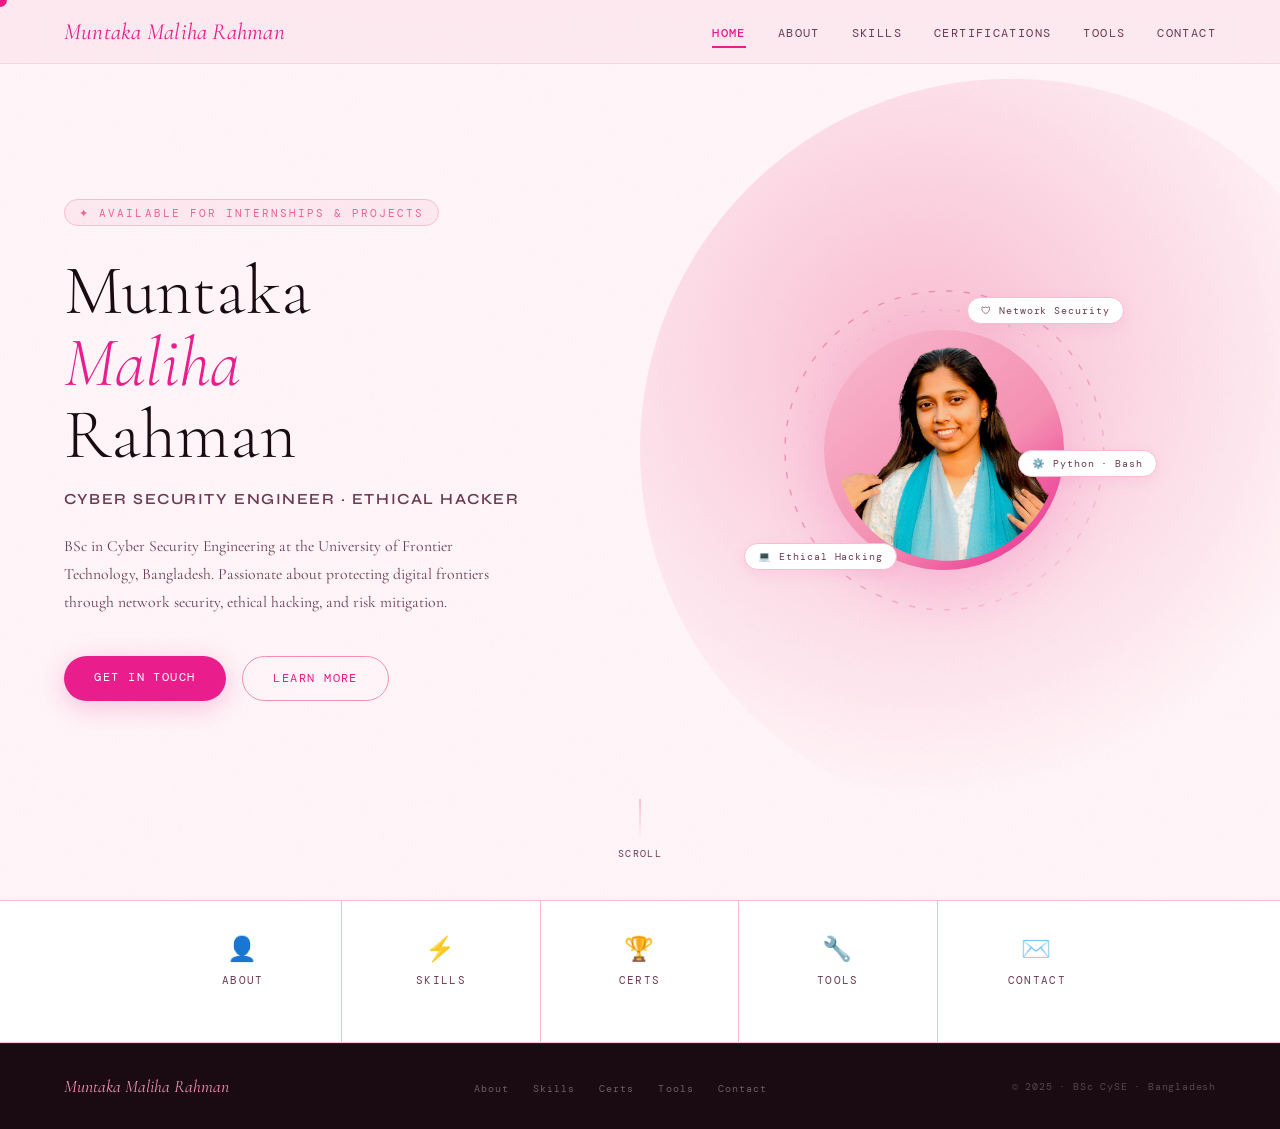
<file: index.html>
<!DOCTYPE html>
<html lang="en">
<head>
  <meta charset="UTF-8" /><meta name="viewport" content="width=device-width, initial-scale=1.0" />
  <meta name="google-site-verification" content="8DmIOXQ3NdQZeSLB_Vktlx5wiP48tmR0vcxjM76MhWQ" />
  <title>Muntaka Maliha Rahman | Cybersecurity Engineer</title>
  <meta name="description" content="Portfolio of Muntaka Maliha Rahman – BSc Cyber Security Engineering student at University of Frontier Technology, Bangladesh. Specializing in network security, ethical hacking, and risk mitigation." />
  <meta name="keywords" content="Muntaka Maliha Rahman, Cybersecurity Engineer, Ethical Hacking, Network Security, Bangladesh, CySE" />
  <meta name="author" content="Muntaka Maliha Rahman" /><meta name="robots" content="index, follow" />
  <link rel="canonical" href="https://munatakamaliha.github.io/" />

<!-- Sitemap hint for crawlers -->
<link rel="sitemap" type="application/xml" href="https://munatakamaliha.github.io/sitemap.xml">
  <meta property="og:title" content="Muntaka Maliha Rahman | Cybersecurity Engineer" />
  <meta property="og:description" content="BSc in Cyber Security Engineering student specializing in ethical hacking and network security." />
  <meta property="og:type" content="website" />
  <script type="application/ld+json">{"@context":"https://schema.org","@type":"Person","name":"Muntaka Maliha Rahman","jobTitle":"Cybersecurity Engineering Student","alumniOf":{"@type":"CollegeOrUniversity","name":"University of Frontier Technology","address":{"@type":"PostalAddress","addressCountry":"BD"}},"knowsAbout":["Network Security","Ethical Hacking","Kali Linux","Wireshark","Nmap","Burp Suite","Metasploit","Python","Bash"]}</script>
  <link rel="preconnect" href="https://fonts.googleapis.com" /><link rel="preconnect" href="https://fonts.gstatic.com" crossorigin />
  <link href="https://fonts.googleapis.com/css2?family=Cormorant+Garamond:ital,wght@0,300;0,400;0,600;1,300;1,400;1,600&family=DM+Mono:wght@300;400;500&family=Syne:wght@400;600;700;800&display=swap" rel="stylesheet" />
  <link rel="stylesheet" href="shared.css" />
  <style>
    /* ── HERO ── */
    #hero {
      min-height: 100vh;
      display: grid; grid-template-columns: 1fr 1fr;
      align-items: center; gap: 4rem;
      padding: 0 5vw;
      position: relative; overflow: hidden;
    }
    #hero::after {
      content: '';
      position: absolute; right: -8vw; top: 50%;
      transform: translateY(-50%);
      width: 58vw; height: 58vw; border-radius: 50%;
      background: radial-gradient(circle at 38% 38%, var(--petal) 0%, transparent 68%);
      z-index: 0; pointer-events: none;
    }
    .hero-text { position: relative; z-index: 1; }
    .hero-tag {
      font-family: var(--mono); font-size: .7rem;
      letter-spacing: .18em; text-transform: uppercase;
      color: var(--coral); background: rgba(244,143,177,.12);
      border: 1px solid var(--petal); padding: .35rem .9rem;
      border-radius: 2rem; display: inline-block; margin-bottom: 1.8rem;
      animation: fadeUp .8s ease both;
    }
    .hero-name {
      font-family: var(--serif); font-weight: 300;
      font-size: clamp(3.2rem, 5.5vw, 6.4rem); line-height: 1.02;
      animation: fadeUp .9s .1s ease both;
    }
    .hero-name em { color: var(--deep-rose); font-style: italic; }
    .hero-title {
      font-family: var(--sans); font-size: clamp(.85rem, 1.2vw, 1.05rem);
      font-weight: 600; letter-spacing: .1em; text-transform: uppercase;
      color: var(--muted); margin: 1.2rem 0 1.6rem;
      animation: fadeUp 1s .2s ease both;
    }
    .hero-desc {
      font-family: var(--serif); font-size: clamp(.98rem, 1.2vw, 1.15rem);
      line-height: 1.78; color: var(--muted); max-width: 460px;
      animation: fadeUp 1s .3s ease both;
    }
    .hero-cta { display: flex; gap: 1rem; margin-top: 2.4rem; animation: fadeUp 1s .4s ease both; }

    /* Avatar */
    .hero-visual { position: relative; z-index: 1; display: flex; justify-content: center; align-items: center; animation: fadeIn 1.3s .5s ease both; }
    .avatar-ring { position: relative; width: clamp(240px, 26vw, 360px); height: clamp(240px, 26vw, 360px); }
    .avatar-ring svg.ring { position: absolute; inset: 0; width: 100%; height: 100%; animation: spin 20s linear infinite; }
    .avatar-ring svg.ring2 { position: absolute; inset: 6%; width: 88%; height: 88%; animation: spin 14s linear infinite reverse; }
    .avatar-center {
      position: absolute; inset: 14%; border-radius: 50%;
      background: linear-gradient(140deg, var(--petal) 0%, var(--rose) 60%, var(--deep-rose) 100%);
      display: flex; align-items: center; justify-content: center;
      box-shadow: var(--shadow-lg);
    }
    .avatar-initials {
      font-family: var(--serif); font-size: clamp(2.8rem, 4.5vw, 5rem);
      font-weight: 300; font-style: italic; color: #fff;
      text-shadow: 0 2px 12px rgba(150,0,70,.25); user-select: none;
    }
    .float-tag {
      position: absolute; font-family: var(--mono); font-size: .63rem;
      letter-spacing: .09em; background: #fff; color: var(--muted);
      padding: .38rem .82rem; border-radius: 2rem;
      border: 1px solid var(--petal); box-shadow: var(--shadow-sm); white-space: nowrap;
    }
    .ft1 { top: 4%; right: -4%; animation: float1 4.5s ease-in-out infinite; }
    .ft2 { bottom: 14%; left: -10%; animation: float2 5.2s ease-in-out infinite; }
    .ft3 { top: 50%; right: -14%; animation: float1 6s 1.2s ease-in-out infinite; }

    /* Scroll indicator */
    .scroll-hint {
      position: absolute; bottom: 2.5rem; left: 50%; transform: translateX(-50%);
      font-family: var(--mono); font-size: .62rem; letter-spacing: .15em;
      text-transform: uppercase; color: var(--muted);
      display: flex; flex-direction: column; align-items: center; gap: .5rem;
      animation: fadeIn 1.5s 1s ease both; z-index: 1;
    }
    .scroll-line { width: 1px; height: 40px; background: linear-gradient(to bottom, var(--rose), transparent); animation: float2 2s ease-in-out infinite; }

    /* Quick links */
    #quick {
      position: relative; z-index: 1;
      background: var(--card);
      border-top: 1px solid var(--petal);
      border-bottom: 1px solid var(--petal);
    }
    .quick-grid {
      max-width: 1120px; margin: 0 auto; padding: 0 5vw;
      display: grid; grid-template-columns: repeat(5, 1fr);
    }
    .quick-item {
      display: flex; flex-direction: column; align-items: center; justify-content: center;
      gap: .55rem; padding: 2rem 1rem;
      text-decoration: none; color: var(--muted);
      border-right: 1px solid var(--petal);
      transition: all .2s ease;
      font-family: var(--mono); font-size: .68rem;
      letter-spacing: .12em; text-transform: uppercase;
    }
    .quick-item:last-child { border-right: none; }
    .quick-item:hover { background: var(--blush); color: var(--deep-rose); }
    .quick-item .qi-icon { font-size: 1.5rem; }
    .quick-item .qi-arrow { font-size: .7rem; opacity: 0; transition: opacity .2s, transform .2s; transform: translateX(-4px); }
    .quick-item:hover .qi-arrow { opacity: 1; transform: translateX(0); }

    @media (max-width: 900px) {
      #hero { grid-template-columns: 1fr; padding-top: 100px; text-align: center; }
      #hero::after { display: none; }
      .hero-cta { justify-content: center; }
      .hero-desc { margin: 0 auto; }
      .hero-visual { display: none; }
      .quick-grid { grid-template-columns: repeat(3,1fr); }
    }
  </style>
</head>
<body>
<div id="cursor"></div>
<nav>
  <a href="index.html" class="nav-logo">Muntaka Maliha Rahman</a>
  <ul class="nav-links">
    <li><a href="index.html" class="active">Home</a></li>
    <li><a href="about.html">About</a></li>
    <li><a href="skills.html">Skills</a></li>
    <li><a href="certifications.html">Certifications</a></li>
    <li><a href="tools.html">Tools</a></li>
    <li><a href="contact.html">Contact</a></li>
  </ul>
</nav>

<section id="hero">
  <div class="hero-text">
    <span class="hero-tag">✦ Available for Internships & Projects</span>
    <h1 class="hero-name">Muntaka<br><em>Maliha</em><br>Rahman</h1>
    <p class="hero-title">Cyber Security Engineer · Ethical Hacker</p>
    <p class="hero-desc">BSc in Cyber Security Engineering at the University of Frontier Technology, Bangladesh. Passionate about protecting digital frontiers through network security, ethical hacking, and risk mitigation.</p>
    <div class="hero-cta">
      <a href="contact.html" class="btn btn-primary">Get in Touch</a>
      <a href="about.html" class="btn btn-outline">Learn More</a>
    </div>
  </div>
  <div class="hero-visual">
    <div class="avatar-ring">
      <svg class="ring" viewBox="0 0 380 380" fill="none" xmlns="http://www.w3.org/2000/svg">
        <circle cx="190" cy="190" r="182" stroke="url(#rg1)" stroke-width="1.5" stroke-dasharray="6 14" stroke-linecap="round"/>
        <defs><linearGradient id="rg1" x1="0" y1="0" x2="380" y2="380" gradientUnits="userSpaceOnUse"><stop stop-color="#f48fb1"/><stop offset="1" stop-color="#e91e8c" stop-opacity="0"/></linearGradient></defs>
      </svg>
      <svg class="ring2" viewBox="0 0 380 380" fill="none" xmlns="http://www.w3.org/2000/svg">
        <circle cx="190" cy="190" r="182" stroke="url(#rg2)" stroke-width="1" stroke-dasharray="3 20" stroke-linecap="round"/>
        <defs><linearGradient id="rg2" x1="380" y1="0" x2="0" y2="380" gradientUnits="userSpaceOnUse"><stop stop-color="#e91e8c" stop-opacity=".5"/><stop offset="1" stop-color="#f48fb1" stop-opacity="0"/></linearGradient></defs>
      </svg>
      <div class="avatar-center"><img 
  src="maliha.webp" 
  alt="My Photo" 
  class="portrait-img"
  loading="lazy"></div>
      <span class="float-tag ft1">🛡 Network Security</span>
      <span class="float-tag ft2">💻 Ethical Hacking</span>
      <span class="float-tag ft3">⚙️ Python · Bash</span>
    </div>
  </div>
  <div class="scroll-hint"><div class="scroll-line"></div>Scroll</div>
</section>

<section id="quick">
  <div class="quick-grid">
    <a href="about.html" class="quick-item"><span class="qi-icon">👤</span>About<span class="qi-arrow">→</span></a>
    <a href="skills.html" class="quick-item"><span class="qi-icon">⚡</span>Skills<span class="qi-arrow">→</span></a>
    <a href="certifications.html" class="quick-item"><span class="qi-icon">🏆</span>Certs<span class="qi-arrow">→</span></a>
    <a href="tools.html" class="quick-item"><span class="qi-icon">🔧</span>Tools<span class="qi-arrow">→</span></a>
    <a href="contact.html" class="quick-item"><span class="qi-icon">✉️</span>Contact<span class="qi-arrow">→</span></a>
  </div>
</section>

<footer>
  <div class="footer-name">Muntaka Maliha Rahman</div>
  <ul class="footer-nav">
    <li><a href="about.html">About</a></li>
    <li><a href="skills.html">Skills</a></li>
    <li><a href="certifications.html">Certs</a></li>
    <li><a href="tools.html">Tools</a></li>
    <li><a href="contact.html">Contact</a></li>
  </ul>
  <div class="footer-copy">© 2025 · BSc CySE · Bangladesh</div>
</footer>

<script>
  const cur = document.getElementById('cursor');
  document.addEventListener('mousemove', e => { cur.style.left = e.clientX+'px'; cur.style.top = e.clientY+'px'; });
  document.querySelectorAll('a,button,.card,.quick-item').forEach(el => {
    el.addEventListener('mouseenter', () => cur.classList.add('hovered'));
    el.addEventListener('mouseleave', () => cur.classList.remove('hovered'));
  });
</script>
</body>
</html>
</file>
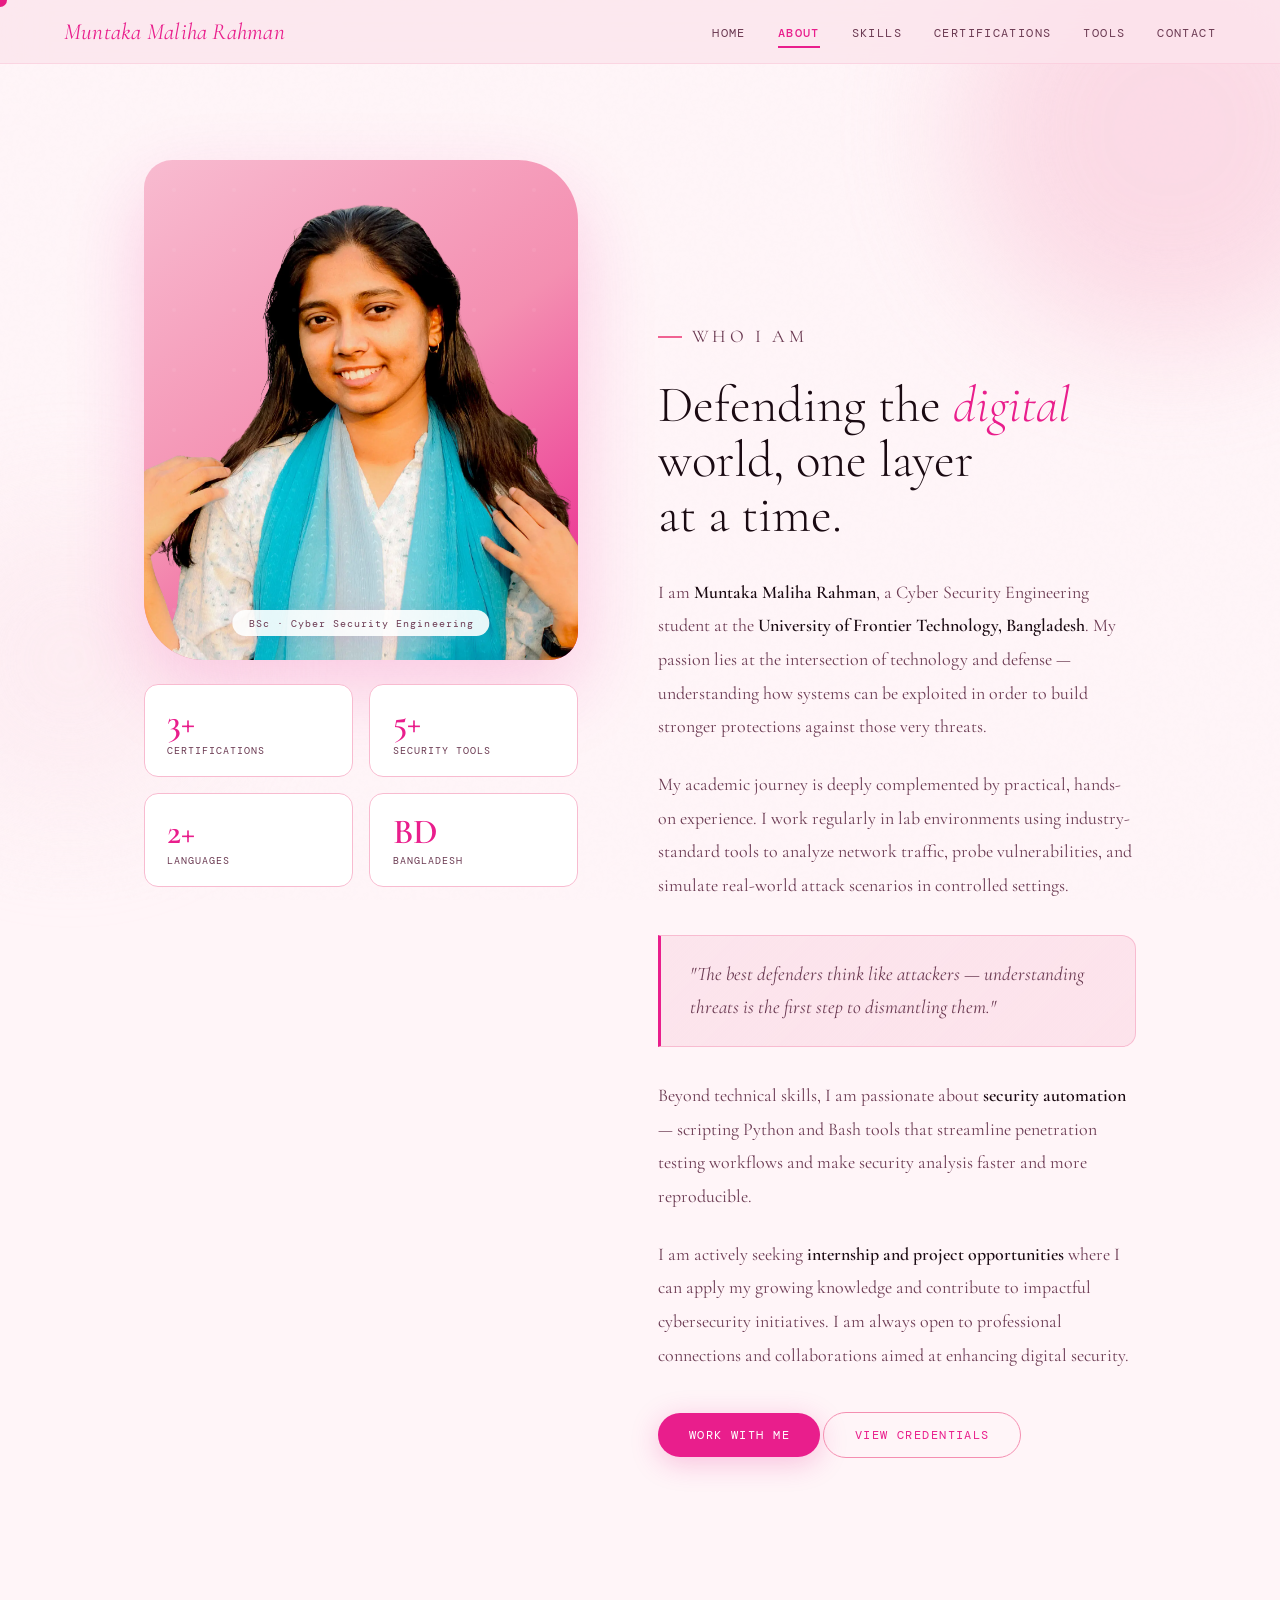
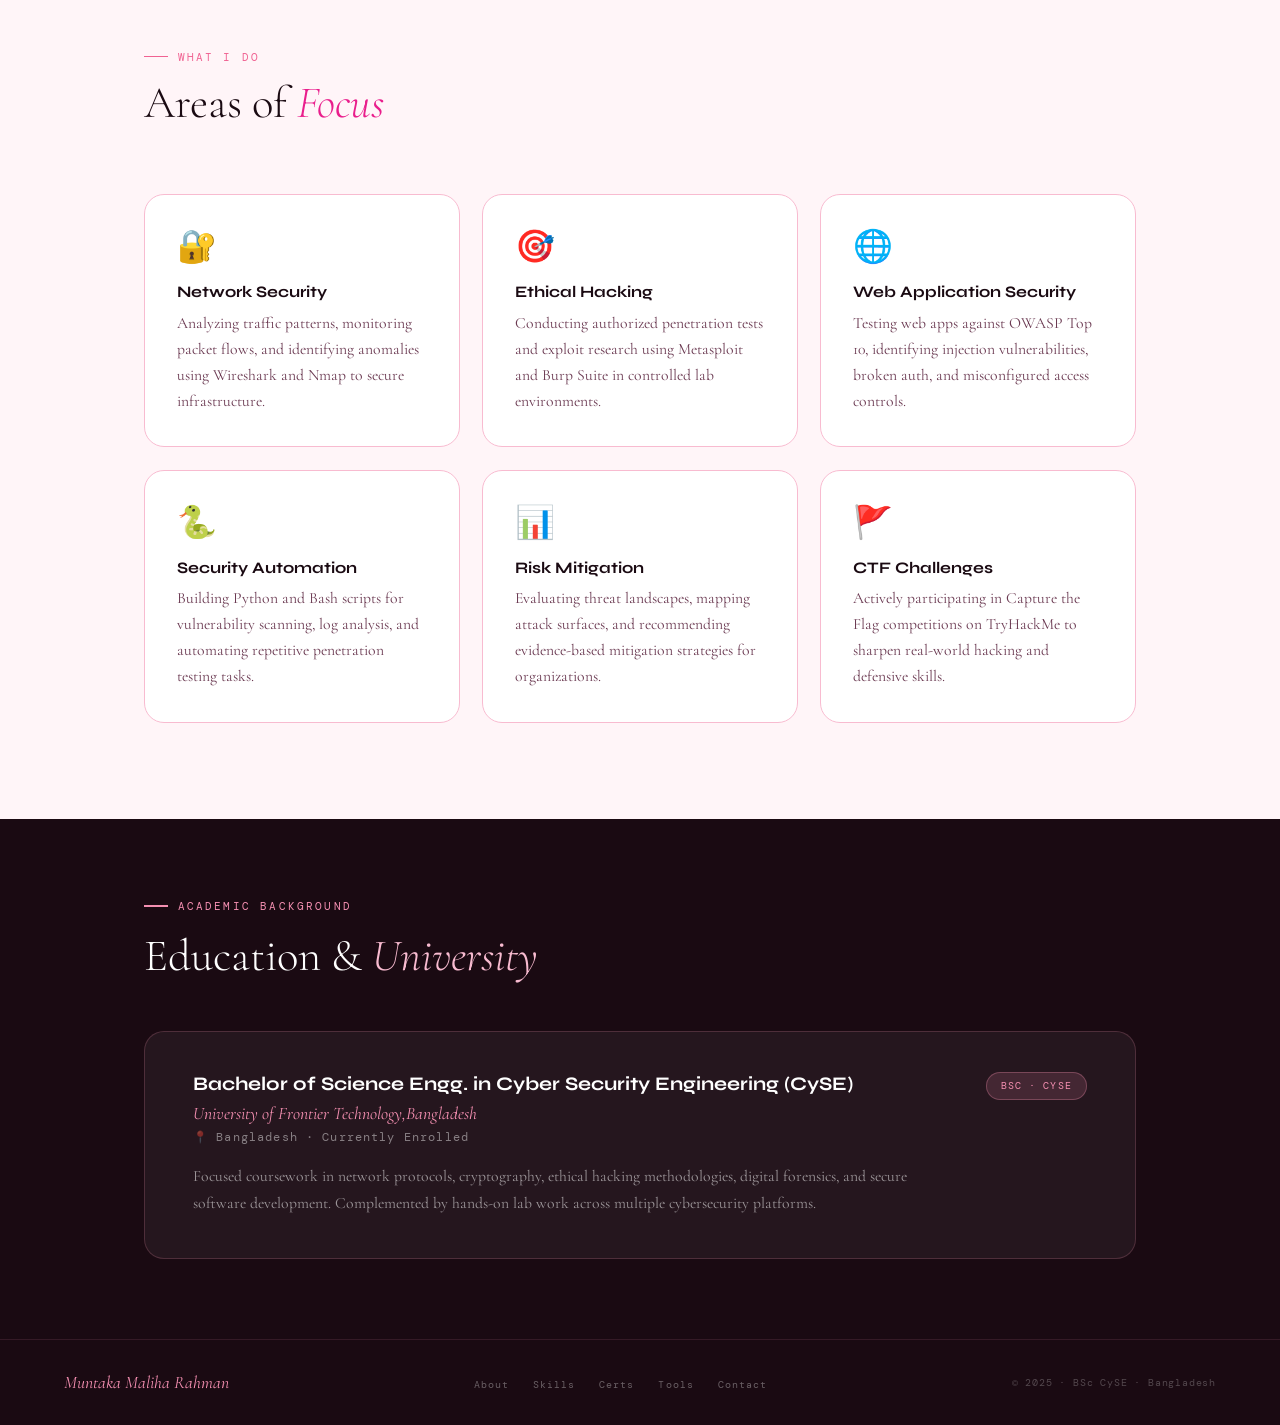
<file: about.html>
<!DOCTYPE html>
<html lang="en">
<head>
  <meta charset="UTF-8" /><meta name="viewport" content="width=device-width, initial-scale=1.0" />
  <title>About | Muntaka Maliha Rahman</title>
  <meta name="description" content="Learn about Muntaka Maliha Rahman – BSc CySE student at University of Frontier Technology, Bangladesh. Network security, ethical hacking, and risk mitigation." />
  <meta name="keywords" content="Muntaka Maliha Rahman about, Cybersecurity student Bangladesh, University of Frontier Technology" />
  <meta name="author" content="Muntaka Maliha Rahman" /><meta name="robots" content="index, follow" />
  <link rel="preconnect" href="https://fonts.googleapis.com" /><link rel="preconnect" href="https://fonts.gstatic.com" crossorigin />
  <link href="https://fonts.googleapis.com/css2?family=Cormorant+Garamond:ital,wght@0,300;0,400;0,600;1,300;1,400;1,600&family=DM+Mono:wght@300;400;500&family=Syne:wght@400;600;700;800&display=swap" rel="stylesheet" />
  <link rel="stylesheet" href="shared.css" />
  <style>
    /* Decorative blobs */
    .blob {
      position: fixed; border-radius: 50%; pointer-events: none; z-index: 0;
      filter: blur(60px); opacity: .45;
    }
    .blob-1 { width: 420px; height: 420px; background: var(--petal); top: -80px; right: -100px; }
    .blob-2 { width: 300px; height: 300px; background: var(--blush); bottom: 10%; left: -80px; }

    /* ── ABOUT LAYOUT ── */
    .about-hero {
      display: grid; grid-template-columns: 1fr 1.1fr;
      gap: 5rem; align-items: start;
      padding: 10rem 5vw 5rem; max-width: 1120px; margin: 0 auto;
      position: relative; z-index: 1;
    }
    .about-portrait {
      position: sticky; top: 7rem;
    }
    .portrait-frame {
      width: 100%; aspect-ratio: 3/4; max-height: 500px;
      border-radius: 28px 60px 28px 60px;
      background: linear-gradient(145deg, var(--petal) 0%, var(--rose) 50%, var(--deep-rose) 100%);
      display: flex; align-items: center; justify-content: center;
      position: relative; overflow: hidden;
      box-shadow: 0 30px 80px rgba(233,30,140,.2);
    }
    .portrait-frame::before {
      content: '';
      position: absolute; inset: 0;
      background: url("data:image/svg+xml,%3Csvg width='60' height='60' viewBox='0 0 60 60' xmlns='http://www.w3.org/2000/svg'%3E%3Cg fill='none' fill-rule='evenodd'%3E%3Cg fill='%23ffffff' fill-opacity='0.06'%3E%3Ccircle cx='30' cy='30' r='2'/%3E%3C/g%3E%3C/g%3E%3C/svg%3E");
    }
    .portrait-initials {
      font-family: var(--serif); font-size: 7rem; font-weight: 300;
      font-style: italic; color: rgba(255,255,255,.85); z-index: 1;
      text-shadow: 0 4px 20px rgba(150,0,70,.3);
    }
    .portrait-badge {
      position: absolute; bottom: 1.5rem; left: 50%; transform: translateX(-50%);
      font-family: var(--mono); font-size: .65rem; letter-spacing: .1em;
      background: rgba(255,255,255,.9); color: var(--muted);
      padding: .4rem 1rem; border-radius: 2rem; white-space: nowrap;
      box-shadow: var(--shadow-sm);
    }

    .portrait-stats {
      display: grid; grid-template-columns: 1fr 1fr; gap: 1rem; margin-top: 1.5rem;
    }
    .pstat {
      background: var(--card); border: 1px solid var(--petal); border-radius: 14px;
      padding: 1.2rem 1.4rem;
      transition: transform .2s, box-shadow .2s;
    }
    .pstat:hover { transform: translateY(-2px); box-shadow: var(--shadow-sm); }
    .pstat-num { font-family: var(--serif); font-size: 2.2rem; font-weight: 600; color: var(--deep-rose); line-height: 1; }
    .pstat-lbl { font-family: var(--mono); font-size: .63rem; letter-spacing: .1em; text-transform: uppercase; color: var(--muted); margin-top: .3rem; }

    /* Text side */
    .about-content { position: relative; z-index: 1; padding-top: 10rem; }
    .about-content p {
      font-family: var(--serif); font-size: 1.12rem; line-height: 1.88;
      color: var(--muted); margin-bottom: 1.5rem;
    }
    .about-content p strong { color: var(--ink); font-weight: 600; }

    .highlight-box {
      background: linear-gradient(135deg, var(--blush) 0%, rgba(248,187,208,.3) 100%);
      border: 1px solid var(--petal); border-left: 3px solid var(--deep-rose);
      border-radius: 0 14px 14px 0;
      padding: 1.4rem 1.8rem; margin: 2rem 0;
      font-family: var(--serif); font-style: italic;
      font-size: 1.2rem; color: var(--muted); line-height: 1.7;
    }

    /* Focus areas */
    .focus-section { margin-top: 4rem; position: relative; z-index: 1; }
    .focus-grid {
      max-width: 1120px; margin: 0 auto; padding: 0 5vw 6rem;
      display: grid; grid-template-columns: repeat(3, 1fr); gap: 1.4rem;
    }
    .focus-card {
      background: var(--card); border: 1px solid var(--petal);
      border-radius: var(--radius); padding: 2rem;
      position: relative; overflow: hidden;
      transition: transform .25s, box-shadow .25s;
    }
    .focus-card::before {
      content: ''; position: absolute; top: 0; left: 0;
      width: 100%; height: 3px;
      background: linear-gradient(90deg, var(--rose), var(--deep-rose));
      transform: scaleX(0); transform-origin: left; transition: transform .3s ease;
    }
    .focus-card:hover { transform: translateY(-4px); box-shadow: var(--shadow-md); }
    .focus-card:hover::before { transform: scaleX(1); }
    .fc-icon { font-size: 2rem; margin-bottom: 1rem; }
    .fc-title { font-family: var(--sans); font-size: 1rem; font-weight: 700; color: var(--ink); margin-bottom: .6rem; }
    .fc-desc { font-family: var(--serif); font-size: .98rem; color: var(--muted); line-height: 1.65; }

    /* Education */
    .edu-section { background: var(--ink); position: relative; z-index: 1; }
    .edu-inner { max-width: 1120px; margin: 0 auto; padding: 5rem 5vw; }
    .edu-label { font-family: var(--mono); font-size: .68rem; letter-spacing: .2em; text-transform: uppercase; color: var(--rose); display: flex; align-items: center; gap: .6rem; margin-bottom: 1rem; }
    .edu-label::before { content: ''; width: 24px; height: 1.5px; background: var(--rose); }
    .edu-title { font-family: var(--serif); font-size: clamp(2rem, 3.5vw, 3rem); font-weight: 300; color: #fff; margin-bottom: 3rem; }
    .edu-title em { color: var(--petal); font-style: italic; }
    .edu-card {
      background: rgba(255,255,255,.05); border: 1px solid rgba(244,143,177,.2);
      border-radius: var(--radius); padding: 2.5rem 3rem;
      display: grid; grid-template-columns: 1fr auto; align-items: start; gap: 2rem;
    }
    .edu-degree { font-family: var(--sans); font-size: 1.2rem; font-weight: 700; color: #fff; margin-bottom: .5rem; }
    .edu-school { font-family: var(--serif); font-size: 1.1rem; color: var(--rose); font-style: italic; margin-bottom: .4rem; }
    .edu-loc { font-family: var(--mono); font-size: .72rem; letter-spacing: .1em; color: rgba(255,255,255,.45); }
    .edu-badge { font-family: var(--mono); font-size: .65rem; letter-spacing: .1em; text-transform: uppercase; background: rgba(244,143,177,.15); border: 1px solid rgba(244,143,177,.3); color: var(--rose); padding: .4rem .9rem; border-radius: 2rem; white-space: nowrap; }

    @media (max-width: 900px) {
      .about-hero { grid-template-columns: 1fr; padding-top: 8rem; }
      .about-portrait { position: static; }
      .about-content { padding-top: 0; }
      .portrait-frame { max-height: 300px; }
      .focus-grid { grid-template-columns: 1fr; }
      .edu-card { grid-template-columns: 1fr; }
    }
  </style>
</head>
<body>
<div id="cursor"></div>
<div class="blob blob-1"></div>
<div class="blob blob-2"></div>

<nav>
  <a href="index.html" class="nav-logo">Muntaka Maliha Rahman</a>
  <ul class="nav-links">
    <li><a href="index.html">Home</a></li>
    <li><a href="about.html" class="active">About</a></li>
    <li><a href="skills.html">Skills</a></li>
    <li><a href="certifications.html">Certifications</a></li>
    <li><a href="tools.html">Tools</a></li>
    <li><a href="contact.html">Contact</a></li>
  </ul>
</nav>

<!-- About Hero -->
<div class="about-hero">
  <div class="about-portrait reveal">
    <div class="portrait-frame">
    <img 
  src="muha.webp" 
  alt="My Photo" 
  class="portrait-img"
  loading="lazy">
      <div class="portrait-badge">BSc · Cyber Security Engineering</div>
    </div>
    <div class="portrait-stats">
      <div class="pstat reveal"><div class="pstat-num">3+</div><div class="pstat-lbl">Certifications</div></div>
      <div class="pstat reveal"><div class="pstat-num">5+</div><div class="pstat-lbl">Security Tools</div></div>
      <div class="pstat reveal"><div class="pstat-num">2+</div><div class="pstat-lbl">Languages</div></div>
      <div class="pstat reveal"><div class="pstat-num">BD</div><div class="pstat-lbl">Bangladesh</div></div>
    </div>
  </div>

  <div class="about-content">
    <p class="label">Who I Am</p>
    <h1 style="font-family:var(--serif);font-size:clamp(2.4rem,4vw,4rem);font-weight:300;line-height:1.08;margin-bottom:2rem;">Defending the <em style="color:var(--deep-rose);font-style:italic;">digital</em><br>world, one layer<br>at a time.</h1>

    <p>I am <strong>Muntaka Maliha Rahman</strong>, a Cyber Security Engineering student at the <strong>University of Frontier Technology, Bangladesh</strong>. My passion lies at the intersection of technology and defense — understanding how systems can be exploited in order to build stronger protections against those very threats.</p>

    <p>My academic journey is deeply complemented by practical, hands-on experience. I work regularly in lab environments using industry-standard tools to analyze network traffic, probe vulnerabilities, and simulate real-world attack scenarios in controlled settings.</p>

    <div class="highlight-box">"The best defenders think like attackers — understanding threats is the first step to dismantling them."</div>

    <p>Beyond technical skills, I am passionate about <strong>security automation</strong> — scripting Python and Bash tools that streamline penetration testing workflows and make security analysis faster and more reproducible.</p>

    <p>I am actively seeking <strong>internship and project opportunities</strong> where I can apply my growing knowledge and contribute to impactful cybersecurity initiatives. I am always open to professional connections and collaborations aimed at enhancing digital security.</p>

    <div class="hero-cta" style="margin-top:2.5rem;">
      <a href="contact.html" class="btn btn-primary">Work With Me</a>
      <a href="certifications.html" class="btn btn-outline">View Credentials</a>
    </div>
  </div>
</div>

<!-- Focus Areas -->
<div class="focus-section">
  <div class="section-inner" style="padding-bottom:1rem;">
    <p class="label">What I Do</p>
    <h2 style="font-family:var(--serif);font-size:clamp(2rem,3.5vw,3.2rem);font-weight:300;margin-bottom:3rem;">Areas of <em style="color:var(--deep-rose);font-style:italic;">Focus</em></h2>
  </div>
  <div class="focus-grid">
    <div class="focus-card reveal"><div class="fc-icon">🔐</div><div class="fc-title">Network Security</div><div class="fc-desc">Analyzing traffic patterns, monitoring packet flows, and identifying anomalies using Wireshark and Nmap to secure infrastructure.</div></div>
    <div class="focus-card reveal"><div class="fc-icon">🎯</div><div class="fc-title">Ethical Hacking</div><div class="fc-desc">Conducting authorized penetration tests and exploit research using Metasploit and Burp Suite in controlled lab environments.</div></div>
    <div class="focus-card reveal"><div class="fc-icon">🌐</div><div class="fc-title">Web Application Security</div><div class="fc-desc">Testing web apps against OWASP Top 10, identifying injection vulnerabilities, broken auth, and misconfigured access controls.</div></div>
    <div class="focus-card reveal"><div class="fc-icon">🐍</div><div class="fc-title">Security Automation</div><div class="fc-desc">Building Python and Bash scripts for vulnerability scanning, log analysis, and automating repetitive penetration testing tasks.</div></div>
    <div class="focus-card reveal"><div class="fc-icon">📊</div><div class="fc-title">Risk Mitigation</div><div class="fc-desc">Evaluating threat landscapes, mapping attack surfaces, and recommending evidence-based mitigation strategies for organizations.</div></div>
    <div class="focus-card reveal"><div class="fc-icon">🚩</div><div class="fc-title">CTF Challenges</div><div class="fc-desc">Actively participating in Capture the Flag competitions on TryHackMe to sharpen real-world hacking and defensive skills.</div></div>
  </div>
</div>

<!-- Education -->
<div class="edu-section">
  <div class="edu-inner">
    <p class="edu-label">Academic Background</p>
    <h2 class="edu-title">Education &amp; <em>University</em></h2>
    <div class="edu-card reveal">
      <div>
        <div class="edu-degree">Bachelor of Science Engg. in Cyber Security Engineering (CySE)</div>
        <div class="edu-school">University of Frontier Technology,Bangladesh</div>
        <div class="edu-loc">📍 Bangladesh · Currently Enrolled</div>
        <div style="margin-top:1.2rem;font-family:var(--serif);font-size:.98rem;color:rgba(255,255,255,.55);line-height:1.7;">
          Focused coursework in network protocols, cryptography, ethical hacking methodologies, digital forensics, and secure software development. Complemented by hands-on lab work across multiple cybersecurity platforms.
        </div>
      </div>
      <div class="edu-badge">BSc · CySE</div>
    </div>
  </div>
</div>

<footer>
  <div class="footer-name">Muntaka Maliha Rahman</div>
  <ul class="footer-nav">
    <li><a href="about.html">About</a></li>
    <li><a href="skills.html">Skills</a></li>
    <li><a href="certifications.html">Certs</a></li>
    <li><a href="tools.html">Tools</a></li>
    <li><a href="contact.html">Contact</a></li>
  </ul>
  <div class="footer-copy">© 2025 · BSc CySE · Bangladesh</div>
</footer>

<script>
  const cur = document.getElementById('cursor');
  document.addEventListener('mousemove', e => { cur.style.left=e.clientX+'px'; cur.style.top=e.clientY+'px'; });
  document.querySelectorAll('a,button,.focus-card,.pstat').forEach(el => {
    el.addEventListener('mouseenter', () => cur.classList.add('hovered'));
    el.addEventListener('mouseleave', () => cur.classList.remove('hovered'));
  });
  const obs = new IntersectionObserver(en => en.forEach(e => { if(e.isIntersecting) e.target.classList.add('in'); }), {threshold:.15});
  document.querySelectorAll('.reveal').forEach(el => obs.observe(el));
</script>
</body>
</html>
</file>
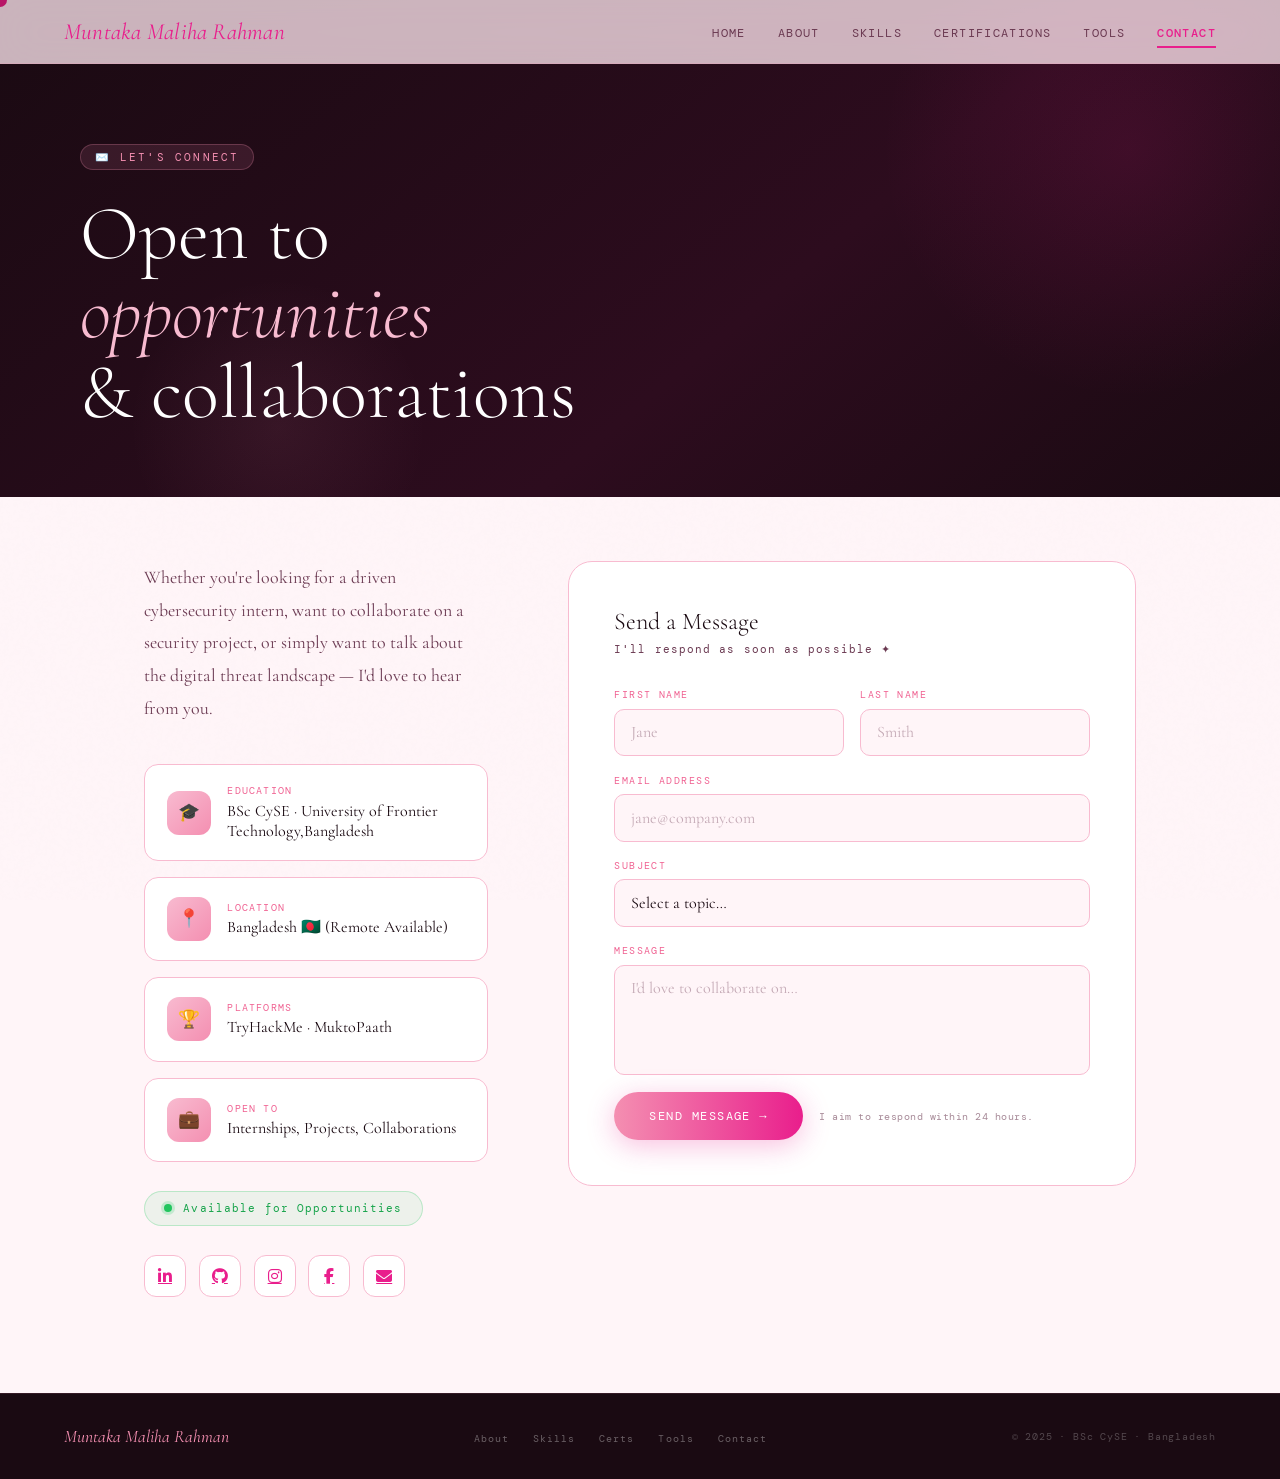
<file: contact.html>
<!DOCTYPE html>
<html lang="en">
<head>
  <meta charset="UTF-8" /><meta name="viewport" content="width=device-width, initial-scale=1.0" />
  <title>Contact | Muntaka Maliha Rahman</title>
  <meta name="description" content="Contact Muntaka Maliha Rahman – open to cybersecurity internships, project collaborations, and professional connections in Bangladesh and globally." />
  <meta name="keywords" content="Muntaka Maliha Rahman contact, cybersecurity internship Bangladesh, hire cybersecurity student, collaboration cybersecurity" />
  <meta name="author" content="Muntaka Maliha Rahman" /><meta name="robots" content="index, follow" />
  <link rel="preconnect" href="https://fonts.googleapis.com" /><link rel="preconnect" href="https://fonts.gstatic.com" crossorigin />
  <link href="https://fonts.googleapis.com/css2?family=Cormorant+Garamond:ital,wght@0,300;0,400;0,600;1,300;1,400;1,600&family=DM+Mono:wght@300;400;500&family=Syne:wght@400;600;700;800&display=swap" rel="stylesheet" />
  <link rel="stylesheet" href="shared.css" />
  <style>
    /* Big rose gradient hero area */
    .contact-hero {
      min-height: 42vh;
      background: linear-gradient(140deg, var(--ink) 0%, #2d0c1e 60%, #1a0a12 100%);
      display: flex; align-items: flex-end;
      padding: 9rem 5vw 4rem;
      position: relative; overflow: hidden;
    }
    .contact-hero::before {
      content: '';
      position: absolute; top: -100px; right: -100px;
      width: 500px; height: 500px; border-radius: 50%;
      background: radial-gradient(circle, rgba(233,30,140,.12) 0%, transparent 70%);
    }
    .contact-hero::after {
      content: '';
      position: absolute; bottom: -80px; left: 10%;
      width: 300px; height: 300px; border-radius: 50%;
      background: radial-gradient(circle, rgba(244,143,177,.08) 0%, transparent 70%);
    }
    .ch-inner { max-width: 1120px; width: 100%; margin: 0 auto; position: relative; z-index: 1; }
    .ch-tag { font-family: var(--mono); font-size: .68rem; letter-spacing: .2em; text-transform: uppercase; color: var(--rose); background: rgba(244,143,177,.12); border: 1px solid rgba(244,143,177,.25); padding: .3rem .85rem; border-radius: 2rem; display: inline-block; margin-bottom: 1.5rem; animation: fadeUp .7s ease both; }
    .ch-title { font-family: var(--serif); font-size: clamp(2.8rem, 6vw, 6rem); font-weight: 300; color: #fff; line-height: 1.04; animation: fadeUp .8s .1s ease both; }
    .ch-title em { color: var(--petal); font-style: italic; }

    /* ── MAIN CONTACT SECTION ── */
    .contact-main { position: relative; z-index: 1; }
    .contact-grid {
      max-width: 1120px; margin: 0 auto;
      padding: 4rem 5vw 6rem;
      display: grid; grid-template-columns: 1fr 1.2fr; gap: 5rem;
      align-items: start;
    }

    /* Left side info */
    .contact-info { position: sticky; top: 7rem; }
    .ci-intro {
      font-family: var(--serif); font-size: 1.12rem; line-height: 1.82; color: var(--muted); margin-bottom: 2.5rem;
    }

    .ci-items { display: flex; flex-direction: column; gap: 1rem; }
    .ci-item {
      display: flex; align-items: center; gap: 1rem;
      padding: 1.2rem 1.4rem;
      background: var(--card); border: 1px solid var(--petal);
      border-radius: 14px; transition: transform .2s, box-shadow .2s;
    }
    .ci-item:hover { transform: translateX(4px); box-shadow: var(--shadow-sm); }
    .ci-icon {
      width: 44px; height: 44px; border-radius: 12px; flex-shrink: 0;
      background: linear-gradient(135deg, var(--petal), var(--rose));
      display: flex; align-items: center; justify-content: center; font-size: 1.1rem;
    }
    .ci-text { flex: 1; }
    .ci-label { font-family: var(--mono); font-size: .62rem; letter-spacing: .12em; text-transform: uppercase; color: var(--coral); margin-bottom: .2rem; }
    .ci-val { font-family: var(--serif); font-size: 1rem; color: var(--ink); }

    /* Available badge */
    .avail-badge {
      display: flex; align-items: center; gap: .7rem;
      background: rgba(34, 197, 94, .08); border: 1px solid rgba(34,197,94,.25);
      border-radius: 3rem; padding: .6rem 1.2rem;
      margin-top: 1.8rem; display: inline-flex;
    }
    .avail-dot { width: 8px; height: 8px; border-radius: 50%; background: #22c55e; box-shadow: 0 0 0 3px rgba(34,197,94,.2); animation: pulse-green 2s ease-in-out infinite; }
    @keyframes pulse-green { 0%,100%{box-shadow: 0 0 0 3px rgba(34,197,94,.2)} 50%{box-shadow: 0 0 0 6px rgba(34,197,94,.05)} }
    .avail-text { font-family: var(--mono); font-size: .7rem; letter-spacing: .1em; color: #16a34a; }

    /* ── FORM ── */
    .contact-form { background: var(--card); border: 1px solid var(--petal); border-radius: 24px; padding: 2.8rem; }
    .form-title { font-family: var(--serif); font-size: 1.5rem; font-weight: 300; color: var(--ink); margin-bottom: .4rem; }
    .form-sub { font-family: var(--mono); font-size: .68rem; letter-spacing: .1em; color: var(--muted); margin-bottom: 2rem; }

    .form-row { display: grid; grid-template-columns: 1fr 1fr; gap: 1rem; }
    .fg { display: flex; flex-direction: column; gap: .45rem; margin-bottom: 1.1rem; }
    .fg label { font-family: var(--mono); font-size: .65rem; letter-spacing: .14em; text-transform: uppercase; color: var(--coral); }
    .fg input, .fg textarea, .fg select {
      font-family: var(--serif); font-size: 1rem;
      background: var(--surface); border: 1.5px solid var(--petal);
      border-radius: 10px; padding: .8rem 1rem; color: var(--ink);
      outline: none; transition: border-color .2s, box-shadow .2s; resize: none;
      appearance: none;
    }
    .fg input::placeholder, .fg textarea::placeholder { color: rgba(107,58,82,.4); }
    .fg input:focus, .fg textarea:focus, .fg select:focus {
      border-color: var(--rose);
      box-shadow: 0 0 0 3px rgba(244,143,177,.15);
    }
    .fg textarea { min-height: 110px; }
    .fg select { cursor: none; }

    .form-submit { display: flex; align-items: center; gap: 1rem; flex-wrap: wrap; margin-top: .5rem; }
    .btn-submit {
      font-family: var(--mono); font-size: .76rem; letter-spacing: .12em; text-transform: uppercase;
      padding: 1rem 2.2rem; border-radius: 3rem;
      background: linear-gradient(90deg, var(--rose), var(--deep-rose));
      color: #fff; border: none; cursor: none;
      box-shadow: 0 6px 28px rgba(233,30,140,.28);
      transition: all .25s ease;
    }
    .btn-submit:hover { transform: translateY(-2px); box-shadow: 0 12px 40px rgba(233,30,140,.38); }
    .form-note { font-family: var(--mono); font-size: .62rem; letter-spacing: .05em; color: rgba(107,58,82,.6); }

    /* Success state */
    .success-msg {
      display: none; text-align: center; padding: 2rem;
    }
    .success-msg .s-icon { font-size: 3rem; margin-bottom: 1rem; }
    .success-msg .s-title { font-family: var(--serif); font-size: 1.6rem; color: var(--ink); margin-bottom: .5rem; }
    .success-msg .s-sub { font-family: var(--serif); font-size: 1rem; color: var(--muted); }

    @media (max-width: 900px) {
      .contact-grid { grid-template-columns: 1fr; gap: 2.5rem; }
      .contact-info { position: static; }
      .form-row { grid-template-columns: 1fr; }
    }
  </style>
  <link rel="stylesheet" href="https://cdnjs.cloudflare.com/ajax/libs/font-awesome/6.5.0/css/all.min.css">
</head>
<body>
<div id="cursor"></div>

<nav>
  <a href="index.html" class="nav-logo">Muntaka Maliha Rahman</a>
  <ul class="nav-links">
    <li><a href="index.html">Home</a></li>
    <li><a href="about.html">About</a></li>
    <li><a href="skills.html">Skills</a></li>
    <li><a href="certifications.html">Certifications</a></li>
    <li><a href="tools.html">Tools</a></li>
    <li><a href="contact.html" class="active">Contact</a></li>
  </ul>
</nav>

<!-- Contact Hero -->
<div class="contact-hero">
  <div class="ch-inner">
    <span class="ch-tag">✉️ Let's Connect</span>
    <h1 class="ch-title">Open to<br><em>opportunities</em><br>&amp; collaborations</h1>
  </div>
</div>

<!-- Main -->
<div class="contact-main">
  <div class="contact-grid">

    <!-- Left info -->
    <div class="contact-info reveal">
      <p class="ci-intro">Whether you're looking for a driven cybersecurity intern, want to collaborate on a security project, or simply want to talk about the digital threat landscape — I'd love to hear from you.</p>

      <div class="ci-items">
        <div class="ci-item">
          <div class="ci-icon">🎓</div>
          <div class="ci-text">
            <div class="ci-label">Education</div>
            <div class="ci-val">BSc CySE · University of Frontier Technology,Bangladesh</div>
          </div>
        </div>
        <div class="ci-item">
          <div class="ci-icon">📍</div>
          <div class="ci-text">
            <div class="ci-label">Location</div>
            <div class="ci-val">Bangladesh 🇧🇩 (Remote Available)</div>
          </div>
        </div>
        <div class="ci-item">
          <div class="ci-icon">🏆</div>
          <div class="ci-text">
            <div class="ci-label">Platforms</div>
            <div class="ci-val">TryHackMe · MuktoPaath</div>
          </div>
        </div>
        <div class="ci-item">
          <div class="ci-icon">💼</div>
          <div class="ci-text">
            <div class="ci-label">Open To</div>
            <div class="ci-val">Internships, Projects, Collaborations</div>
          </div>
        </div>
      </div>

      <div class="avail-badge">
        <div class="avail-dot"></div>
        <span class="avail-text">Available for Opportunities</span>
      </div>

      <!-- Social Links -->
<div class="social-links">
  <a href="https://www.linkedin.com/in/muntaka-maliha-rahman-036a74329/" target="_blank">
    <i class="fa-brands fa-linkedin-in"></i>
  </a>
  <a href="https://github.com/muntakamaliha" target="_blank">
    <i class="fa-brands fa-github"></i>
  </a>
  <a href="https://www.instagram.com/muntakamaliha" target="_blank">
    <i class="fa-brands fa-instagram"></i>
  </a>
  <a href="https://www.facebook.com/muha.moni" target="_blank">
    <i class="fa-brands fa-facebook-f"></i>
  </a>
  <a href="mailto:2304009@uftb.ac.bd">
    <i class="fa-solid fa-envelope"></i>
  </a>
</div>
    </div>
  
    <!-- Right form -->
    <div class="contact-form reveal" id="formBox">
      <div id="formContent">
        <div class="form-title">Send a Message</div>
        <div class="form-sub">I'll respond as soon as possible ✦</div>

        <form onsubmit="handleSubmit(event)">
          <div class="form-row">
            <div class="fg">
              <label>First Name</label>
              <input type="text" placeholder="Jane" required />
            </div>
            <div class="fg">
              <label>Last Name</label>
              <input type="text" placeholder="Smith" required />
            </div>
          </div>
          <div class="fg">
            <label>Email Address</label>
            <input type="email" placeholder="jane@company.com" required />
          </div>
          <div class="fg">
            <label>Subject</label>
            <select>
              <option value="">Select a topic…</option>
              <option>Internship Opportunity</option>
              <option>Project Collaboration</option>
              <option>Security Consultation</option>
              <option>Professional Networking</option>
              <option>Other</option>
            </select>
          </div>
          <div class="fg">
            <label>Message</label>
            <textarea placeholder="I'd love to collaborate on…" required></textarea>
          </div>
          <div class="form-submit">
            <button type="submit" class="btn-submit">Send Message →</button>
            <span class="form-note">I aim to respond within 24 hours.</span>
          </div>
        </form>
      </div>

      <div class="success-msg" id="successMsg">
        <div class="s-icon">💌</div>
        <div class="s-title">Message Sent!</div>
        <div class="s-sub">Thank you for reaching out. I'll get back to you as soon as possible.</div>
      </div>
    </div>

  </div>
</div>

<footer>
  <div class="footer-name">Muntaka Maliha Rahman</div>
  <ul class="footer-nav">
    <li><a href="about.html">About</a></li>
    <li><a href="skills.html">Skills</a></li>
    <li><a href="certifications.html">Certs</a></li>
    <li><a href="tools.html">Tools</a></li>
    <li><a href="contact.html">Contact</a></li>
  </ul>
  <div class="footer-copy">© 2025 · BSc CySE · Bangladesh</div>
</footer>

<script>
  const cur = document.getElementById('cursor');
  document.addEventListener('mousemove', e => { cur.style.left=e.clientX+'px'; cur.style.top=e.clientY+'px'; });
  document.querySelectorAll('a,button,.ci-item,.contact-form').forEach(el => {
    el.addEventListener('mouseenter',()=>cur.classList.add('hovered'));
    el.addEventListener('mouseleave',()=>cur.classList.remove('hovered'));
  });

  function handleSubmit(e) {
    e.preventDefault();
    document.getElementById('formContent').style.display = 'none';
    document.getElementById('successMsg').style.display = 'block';
  }

  const obs = new IntersectionObserver(en => en.forEach(e => { if(e.isIntersecting) e.target.classList.add('in'); }), {threshold:.15});
  document.querySelectorAll('.reveal').forEach(el => obs.observe(el));
</script>
</body>
</html>
</file>
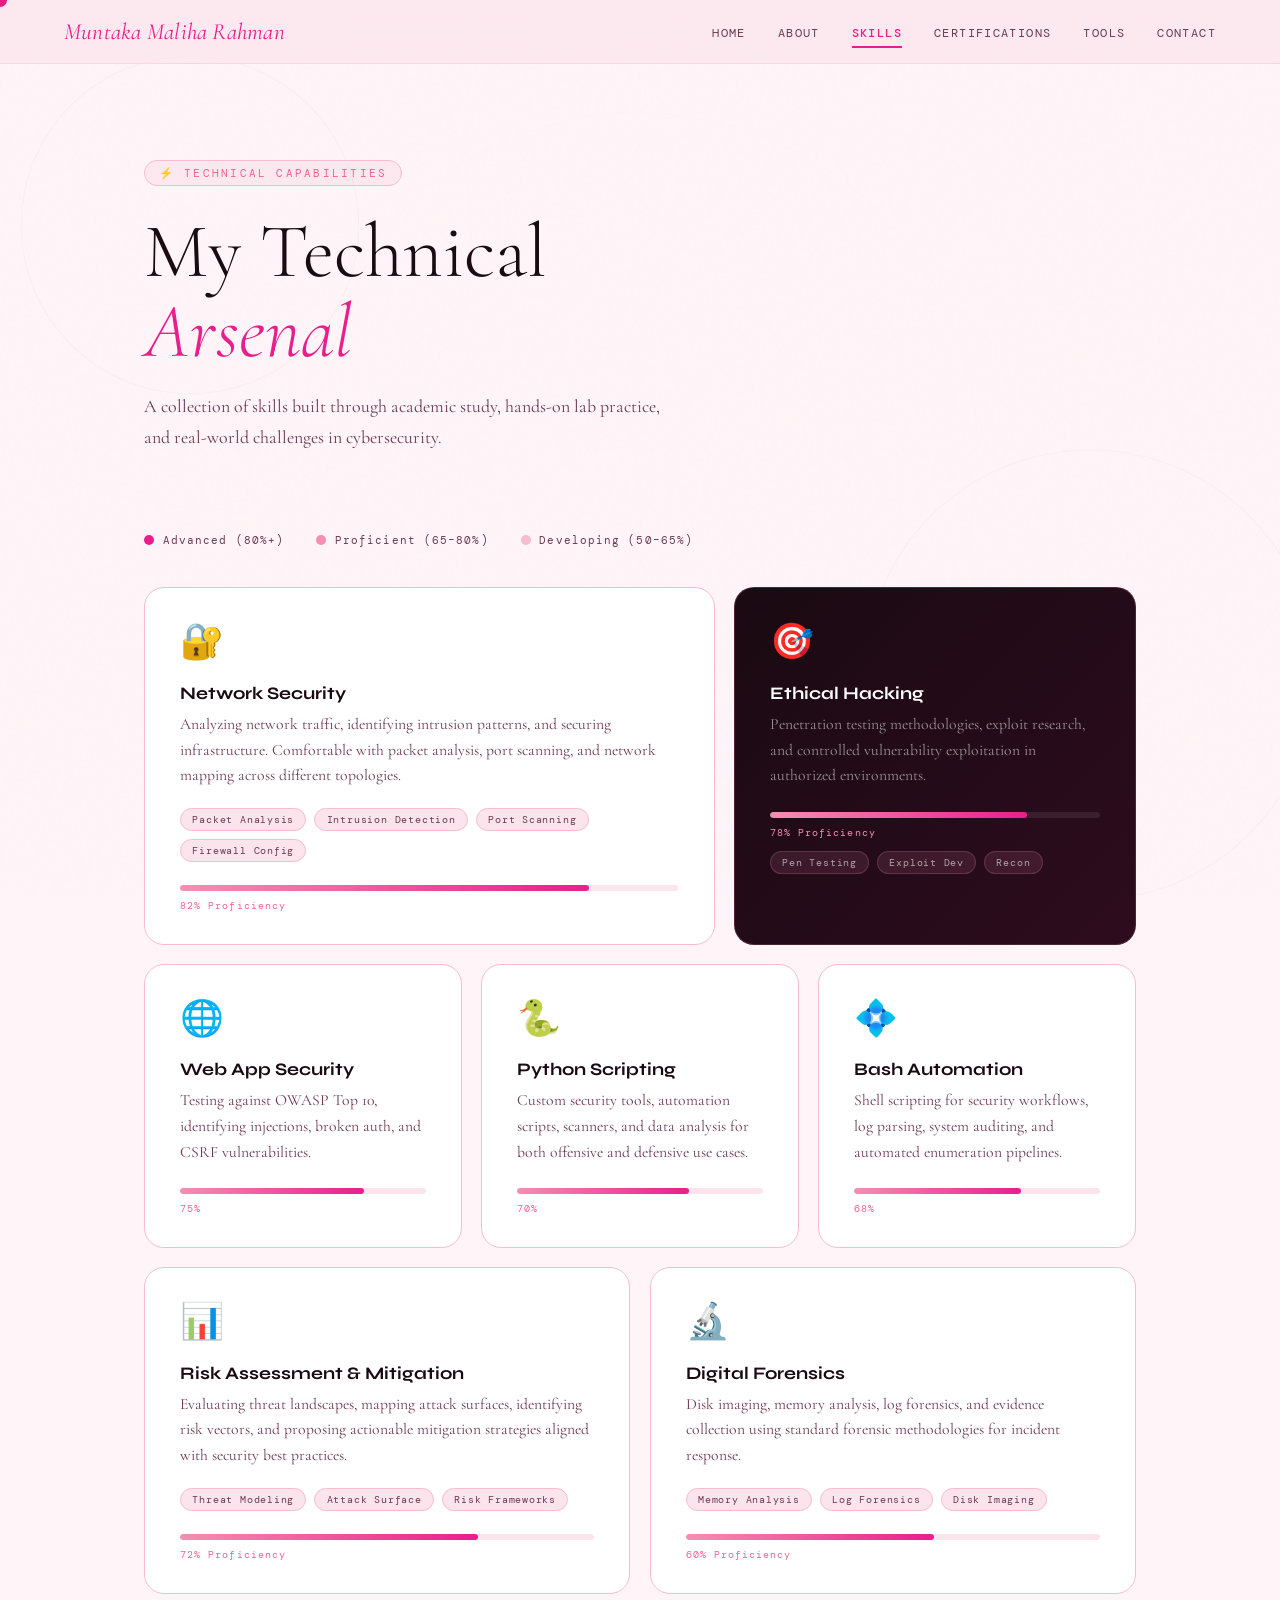
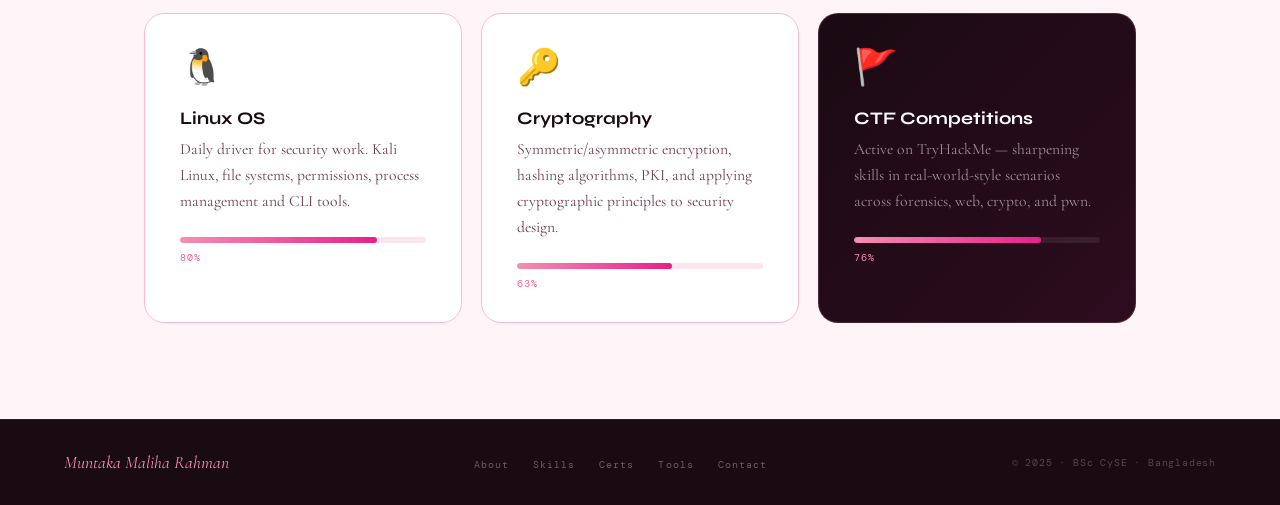
<file: skills.html>
<!DOCTYPE html>
<html lang="en">
<head>
  <meta charset="UTF-8" /><meta name="viewport" content="width=device-width, initial-scale=1.0" />
  <title>Skills | Muntaka Maliha Rahman</title>
  <meta name="description" content="Technical skills of Muntaka Maliha Rahman – network security, ethical hacking, Python scripting, Bash automation, risk assessment and web application security." />
  <meta name="keywords" content="Muntaka Maliha Rahman skills, cybersecurity skills, ethical hacking skills, Python security, network security Bangladesh" />
  <meta name="author" content="Muntaka Maliha Rahman" /><meta name="robots" content="index, follow" />
  <link rel="preconnect" href="https://fonts.googleapis.com" /><link rel="preconnect" href="https://fonts.gstatic.com" crossorigin />
  <link href="https://fonts.googleapis.com/css2?family=Cormorant+Garamond:ital,wght@0,300;0,400;0,600;1,300;1,400;1,600&family=DM+Mono:wght@300;400;500&family=Syne:wght@400;600;700;800&display=swap" rel="stylesheet" />
  <link rel="stylesheet" href="shared.css" />
  <style>
    /* Geometric background */
    .geo-bg {
      position: fixed; inset: 0; z-index: 0; pointer-events: none;
      overflow: hidden;
    }
    .geo-bg svg { width: 100%; height: 100%; opacity: .04; }

    /* ── SKILLS BENTO GRID ── */
    .skills-bento {
      display: grid;
      grid-template-columns: repeat(12, 1fr);
      grid-auto-rows: minmax(60px, auto);
      gap: 1.2rem;
      padding: 0 5vw 6rem; max-width: 1120px; margin: 0 auto;
      position: relative; z-index: 1;
    }

    .sk {
      background: var(--card); border: 1px solid var(--petal);
      border-radius: var(--radius); padding: 2rem 2.2rem;
      position: relative; overflow: hidden;
      transition: transform .25s ease, box-shadow .25s ease;
    }
    .sk:hover { transform: translateY(-4px); box-shadow: var(--shadow-md); }
    .sk::after {
      content: ''; position: absolute; top: 0; left: 0;
      width: 100%; height: 3px;
      background: linear-gradient(90deg, var(--rose), var(--deep-rose));
      transform: scaleX(0); transform-origin: left; transition: transform .3s ease;
    }
    .sk:hover::after { transform: scaleX(1); }

    /* Grid spans */
    .sk-wide  { grid-column: span 7; }
    .sk-med   { grid-column: span 5; }
    .sk-third { grid-column: span 4; }
    .sk-half  { grid-column: span 6; }
    .sk-full  { grid-column: span 12; }

    .sk-icon { font-size: 2.2rem; margin-bottom: 1.2rem; }
    .sk-name { font-family: var(--sans); font-size: 1.1rem; font-weight: 700; color: var(--ink); margin-bottom: .5rem; }
    .sk-desc { font-family: var(--serif); font-size: .98rem; color: var(--muted); line-height: 1.65; }

    /* Skill bar */
    .sk-bar-wrap {
      margin-top: 1.4rem; background: var(--blush); border-radius: 2rem; height: 6px; overflow: hidden;
    }
    .sk-bar {
      height: 100%; border-radius: 2rem;
      background: linear-gradient(90deg, var(--rose), var(--deep-rose));
      width: 0; transition: width 1.4s cubic-bezier(.22,1,.36,1);
    }
    .sk-pct {
      font-family: var(--mono); font-size: .65rem; letter-spacing: .1em;
      color: var(--coral); margin-top: .5rem;
    }

    /* Tags inside cards */
    .sk-tags { display: flex; flex-wrap: wrap; gap: .5rem; margin-top: 1.2rem; }
    .sk-tag {
      font-family: var(--mono); font-size: .62rem; letter-spacing: .08em;
      background: var(--blush); color: var(--muted);
      border: 1px solid var(--petal); border-radius: 2rem;
      padding: .25rem .7rem;
    }

    /* Highlight / accent cards */
    .sk-accent {
      background: linear-gradient(135deg, var(--ink) 0%, #2d0c1e 100%);
      border-color: rgba(244,143,177,.2);
    }
    .sk-accent .sk-name { color: #fff; }
    .sk-accent .sk-desc { color: rgba(255,255,255,.55); }
    .sk-accent .sk-bar-wrap { background: rgba(255,255,255,.08); }
    .sk-accent .sk-pct { color: var(--rose); }
    .sk-accent .sk-tag { background: rgba(244,143,177,.12); color: rgba(255,255,255,.6); border-color: rgba(244,143,177,.2); }

    /* Proficiency legend */
    .legend {
      max-width: 1120px; margin: 0 auto;
      padding: 0 5vw 2.5rem;
      display: flex; gap: 2rem; flex-wrap: wrap;
      position: relative; z-index: 1;
    }
    .legend-item {
      display: flex; align-items: center; gap: .55rem;
      font-family: var(--mono); font-size: .68rem; letter-spacing: .1em; color: var(--muted);
    }
    .legend-dot { width: 10px; height: 10px; border-radius: 50%; }

    @media (max-width: 900px) {
      .sk-wide,.sk-med,.sk-third,.sk-half,.sk-full { grid-column: span 12; }
    }
  </style>
</head>
<body>
<div id="cursor"></div>
<div class="geo-bg">
  <svg viewBox="0 0 1200 800" preserveAspectRatio="xMidYMid slice" xmlns="http://www.w3.org/2000/svg">
    <circle cx="200" cy="200" r="150" fill="none" stroke="#e91e8c" stroke-width="1"/>
    <circle cx="200" cy="200" r="250" fill="none" stroke="#f48fb1" stroke-width=".5"/>
    <circle cx="1000" cy="600" r="200" fill="none" stroke="#e91e8c" stroke-width="1"/>
    <circle cx="600" cy="400" r="300" fill="none" stroke="#f48fb1" stroke-width=".5"/>
    <line x1="0" y1="400" x2="1200" y2="400" stroke="#f48fb1" stroke-width=".5" stroke-dasharray="4 12"/>
    <line x1="600" y1="0" x2="600" y2="800" stroke="#f48fb1" stroke-width=".5" stroke-dasharray="4 12"/>
  </svg>
</div>

<nav>
  <a href="index.html" class="nav-logo">Muntaka Maliha Rahman</a>
  <ul class="nav-links">
    <li><a href="index.html">Home</a></li>
    <li><a href="about.html">About</a></li>
    <li><a href="skills.html" class="active">Skills</a></li>
    <li><a href="certifications.html">Certifications</a></li>
    <li><a href="tools.html">Tools</a></li>
    <li><a href="contact.html">Contact</a></li>
  </ul>
</nav>

<div class="page-header">
  <span class="page-tag">⚡ Technical Capabilities</span>
  <h1 class="page-h1">My Technical<br><em>Arsenal</em></h1>
  <p class="page-sub">A collection of skills built through academic study, hands-on lab practice, and real-world challenges in cybersecurity.</p>
</div>

<!-- Legend -->
<div class="legend">
  <div class="legend-item"><div class="legend-dot" style="background:#e91e8c"></div>Advanced (80%+)</div>
  <div class="legend-item"><div class="legend-dot" style="background:#f48fb1"></div>Proficient (65–80%)</div>
  <div class="legend-item"><div class="legend-dot" style="background:#f8bbd0"></div>Developing (50–65%)</div>
</div>

<!-- Bento Grid -->
<div class="skills-bento">

  <!-- Network Security - wide -->
  <div class="sk sk-wide reveal" data-pct="82">
    <div class="sk-icon">🔐</div>
    <div class="sk-name">Network Security</div>
    <div class="sk-desc">Analyzing network traffic, identifying intrusion patterns, and securing infrastructure. Comfortable with packet analysis, port scanning, and network mapping across different topologies.</div>
    <div class="sk-tags">
      <span class="sk-tag">Packet Analysis</span>
      <span class="sk-tag">Intrusion Detection</span>
      <span class="sk-tag">Port Scanning</span>
      <span class="sk-tag">Firewall Config</span>
    </div>
    <div class="sk-bar-wrap"><div class="sk-bar"></div></div>
    <div class="sk-pct">82% Proficiency</div>
  </div>

  <!-- Ethical Hacking - med accent -->
  <div class="sk sk-med sk-accent reveal" data-pct="78">
    <div class="sk-icon">🎯</div>
    <div class="sk-name">Ethical Hacking</div>
    <div class="sk-desc">Penetration testing methodologies, exploit research, and controlled vulnerability exploitation in authorized environments.</div>
    <div class="sk-bar-wrap"><div class="sk-bar"></div></div>
    <div class="sk-pct">78% Proficiency</div>
    <div class="sk-tags" style="margin-top:.8rem;">
      <span class="sk-tag">Pen Testing</span>
      <span class="sk-tag">Exploit Dev</span>
      <span class="sk-tag">Recon</span>
    </div>
  </div>

  <!-- Web App Sec -->
  <div class="sk sk-third reveal" data-pct="75">
    <div class="sk-icon">🌐</div>
    <div class="sk-name">Web App Security</div>
    <div class="sk-desc">Testing against OWASP Top 10, identifying injections, broken auth, and CSRF vulnerabilities.</div>
    <div class="sk-bar-wrap"><div class="sk-bar"></div></div>
    <div class="sk-pct">75%</div>
  </div>

  <!-- Python -->
  <div class="sk sk-third reveal" data-pct="70">
    <div class="sk-icon">🐍</div>
    <div class="sk-name">Python Scripting</div>
    <div class="sk-desc">Custom security tools, automation scripts, scanners, and data analysis for both offensive and defensive use cases.</div>
    <div class="sk-bar-wrap"><div class="sk-bar"></div></div>
    <div class="sk-pct">70%</div>
  </div>

  <!-- Bash -->
  <div class="sk sk-third reveal" data-pct="68">
    <div class="sk-icon">💠</div>
    <div class="sk-name">Bash Automation</div>
    <div class="sk-desc">Shell scripting for security workflows, log parsing, system auditing, and automated enumeration pipelines.</div>
    <div class="sk-bar-wrap"><div class="sk-bar"></div></div>
    <div class="sk-pct">68%</div>
  </div>

  <!-- Risk Assessment - half -->
  <div class="sk sk-half reveal" data-pct="72">
    <div class="sk-icon">📊</div>
    <div class="sk-name">Risk Assessment & Mitigation</div>
    <div class="sk-desc">Evaluating threat landscapes, mapping attack surfaces, identifying risk vectors, and proposing actionable mitigation strategies aligned with security best practices.</div>
    <div class="sk-tags">
      <span class="sk-tag">Threat Modeling</span>
      <span class="sk-tag">Attack Surface</span>
      <span class="sk-tag">Risk Frameworks</span>
    </div>
    <div class="sk-bar-wrap"><div class="sk-bar"></div></div>
    <div class="sk-pct">72% Proficiency</div>
  </div>

  <!-- Digital Forensics - half -->
  <div class="sk sk-half reveal" data-pct="60">
    <div class="sk-icon">🔬</div>
    <div class="sk-name">Digital Forensics</div>
    <div class="sk-desc">Disk imaging, memory analysis, log forensics, and evidence collection using standard forensic methodologies for incident response.</div>
    <div class="sk-tags">
      <span class="sk-tag">Memory Analysis</span>
      <span class="sk-tag">Log Forensics</span>
      <span class="sk-tag">Disk Imaging</span>
    </div>
    <div class="sk-bar-wrap"><div class="sk-bar"></div></div>
    <div class="sk-pct">60% Proficiency</div>
  </div>

  <!-- Linux - third -->
  <div class="sk sk-third reveal" data-pct="80">
    <div class="sk-icon">🐧</div>
    <div class="sk-name">Linux OS</div>
    <div class="sk-desc">Daily driver for security work. Kali Linux, file systems, permissions, process management and CLI tools.</div>
    <div class="sk-bar-wrap"><div class="sk-bar"></div></div>
    <div class="sk-pct">80%</div>
  </div>

  <!-- Cryptography - third -->
  <div class="sk sk-third reveal" data-pct="63">
    <div class="sk-icon">🔑</div>
    <div class="sk-name">Cryptography</div>
    <div class="sk-desc">Symmetric/asymmetric encryption, hashing algorithms, PKI, and applying cryptographic principles to security design.</div>
    <div class="sk-bar-wrap"><div class="sk-bar"></div></div>
    <div class="sk-pct">63%</div>
  </div>

  <!-- CTF - third -->
  <div class="sk sk-third sk-accent reveal" data-pct="76">
    <div class="sk-icon">🚩</div>
    <div class="sk-name">CTF Competitions</div>
    <div class="sk-desc">Active on TryHackMe — sharpening skills in real-world-style scenarios across forensics, web, crypto, and pwn.</div>
    <div class="sk-bar-wrap"><div class="sk-bar"></div></div>
    <div class="sk-pct">76%</div>
  </div>

</div>

<footer>
  <div class="footer-name">Muntaka Maliha Rahman</div>
  <ul class="footer-nav">
    <li><a href="about.html">About</a></li>
    <li><a href="skills.html">Skills</a></li>
    <li><a href="certifications.html">Certs</a></li>
    <li><a href="tools.html">Tools</a></li>
    <li><a href="contact.html">Contact</a></li>
  </ul>
  <div class="footer-copy">© 2025 · BSc CySE · Bangladesh</div>
</footer>

<script>
  const cur = document.getElementById('cursor');
  document.addEventListener('mousemove', e => { cur.style.left=e.clientX+'px'; cur.style.top=e.clientY+'px'; });
  document.querySelectorAll('a,button,.sk').forEach(el => {
    el.addEventListener('mouseenter',()=>cur.classList.add('hovered'));
    el.addEventListener('mouseleave',()=>cur.classList.remove('hovered'));
  });
  const obs = new IntersectionObserver(entries => {
    entries.forEach(e => {
      if (e.isIntersecting) {
        e.target.classList.add('in');
        const pct = e.target.dataset.pct;
        if (pct) {
          const bar = e.target.querySelector('.sk-bar');
          if (bar) setTimeout(() => bar.style.width = pct + '%', 200);
        }
      }
    });
  }, {threshold: .2});
  document.querySelectorAll('.reveal').forEach(el => obs.observe(el));
</script>
</body>
</html>
</file>
<file: shared.css>
/* ── SHARED DESIGN SYSTEM ── */
@import url('https://fonts.googleapis.com/css2?family=Cormorant+Garamond:ital,wght@0,300;0,400;0,600;1,300;1,400;1,600&family=DM+Mono:wght@300;400;500&family=Syne:wght@400;600;700;800&display=swap');

:root {
  --blush:     #fce4ec;
  --petal:     #f8bbd0;
  --rose:      #f48fb1;
  --deep-rose: #e91e8c;
  --coral:     #f06292;
  --ink:       #1a0a12;
  --muted:     #6b3a52;
  --surface:   #fff5f8;
  --card:      #ffffff;
  --mono:      'DM Mono', monospace;
  --serif:     'Cormorant Garamond', serif;
  --sans:      'Syne', sans-serif;
  --shadow-sm: 0 4px 16px rgba(233,30,140,.08);
  --shadow-md: 0 10px 36px rgba(233,30,140,.14);
  --shadow-lg: 0 20px 60px rgba(233,30,140,.18);
  --radius:    20px;
}

*, *::before, *::after { box-sizing: border-box; margin: 0; padding: 0; }
html { scroll-behavior: smooth; }

body {
  font-family: var(--sans);
  background: var(--surface);
  color: var(--ink);
  overflow-x: hidden;
  cursor: none;
}

/* ── NOISE TEXTURE ── */
body::before {
  content: '';
  position: fixed; inset: 0; z-index: 0;
  background-image: url("data:image/svg+xml,%3Csvg viewBox='0 0 200 200' xmlns='http://www.w3.org/2000/svg'%3E%3Cfilter id='n'%3E%3CfeTurbulence type='fractalNoise' baseFrequency='0.85' numOctaves='4' stitchTiles='stitch'/%3E%3C/filter%3E%3Crect width='100%25' height='100%25' filter='url(%23n)' opacity='0.03'/%3E%3C/svg%3E");
  pointer-events: none; opacity: .35;
}

/* ── CURSOR ── */
#cursor {
  position: fixed; top: 0; left: 0; z-index: 9999;
  width: 14px; height: 14px;
  background: var(--deep-rose);
  border-radius: 50%;
  pointer-events: none;
  transform: translate(-50%, -50%);
  transition: width .18s ease, height .18s ease, background .2s;
  mix-blend-mode: multiply;
}
#cursor.hovered { width: 38px; height: 38px; background: var(--rose); opacity: .55; }

/* ── NAV ── */
nav {
  position: fixed; top: 0; left: 0; right: 0; z-index: 200;
  display: flex; align-items: center; justify-content: space-between;
  padding: 1.1rem 5vw;
  backdrop-filter: blur(20px) saturate(1.4);
  background: rgba(252,228,236,.78);
  border-bottom: 1px solid rgba(244,143,177,.22);
}
.nav-logo {
  font-family: var(--serif);
  font-size: 1.45rem; font-style: italic;
  color: var(--deep-rose);
  text-decoration: none;
  letter-spacing: .01em;
}
.nav-links { display: flex; gap: 2rem; list-style: none; align-items: center; }
.nav-links a {
  font-family: var(--mono);
  font-size: .72rem;
  letter-spacing: .12em; text-transform: uppercase;
  text-decoration: none;
  color: var(--muted);
  padding: .3rem 0;
  position: relative;
  transition: color .2s;
}
.nav-links a::after {
  content: ''; position: absolute; bottom: -2px; left: 0;
  width: 0; height: 1.5px;
  background: var(--deep-rose);
  transition: width .25s ease;
}
.nav-links a:hover, .nav-links a.active { color: var(--deep-rose); }
.nav-links a:hover::after, .nav-links a.active::after { width: 100%; }
.nav-links a.active { font-weight: 500; }

/* ── PAGE HEADER ── */
.page-header {
  padding: 10rem 5vw 5rem;
  position: relative; z-index: 1;
  max-width: 1120px; margin: 0 auto;
}
.page-tag {
  font-family: var(--mono);
  font-size: .7rem; letter-spacing: .2em; text-transform: uppercase;
  color: var(--coral);
  background: rgba(244,143,177,.12);
  border: 1px solid var(--petal);
  padding: .32rem .85rem; border-radius: 2rem;
  display: inline-block; margin-bottom: 1.6rem;
  animation: fadeUp .7s ease both;
}
.page-h1 {
  font-family: var(--serif);
  font-size: clamp(3rem, 6vw, 6rem);
  font-weight: 300; line-height: 1.04;
  animation: fadeUp .8s .1s ease both;
}
.page-h1 em { color: var(--deep-rose); font-style: italic; }
.page-sub {
  font-family: var(--serif); font-size: 1.12rem;
  color: var(--muted); line-height: 1.75;
  max-width: 540px; margin-top: 1.2rem;
  animation: fadeUp .9s .2s ease both;
}

/* ── SECTION INNER ── */
.section-inner {
  max-width: 1120px; margin: 0 auto;
  padding: 3rem 5vw 6rem;
  position: relative; z-index: 1;
}

/* ── LABEL ── */
.label {
  font-family: var(--mono);
  font-size: .68rem; letter-spacing: .2em; text-transform: uppercase;
  color: var(--coral);
  display: flex; align-items: center; gap: .6rem;
  margin-bottom: .8rem;
}
.label::before {
  content: ''; display: inline-block;
  width: 24px; height: 1.5px; background: var(--coral);
}

/* ── FOOTER ── */
footer {
  position: relative; z-index: 1;
  background: var(--ink);
  border-top: 1px solid rgba(244,143,177,.12);
  padding: 2rem 5vw;
  display: flex; align-items: center; justify-content: space-between;
  flex-wrap: wrap; gap: 1rem;
}
.footer-name { font-family: var(--serif); font-style: italic; color: var(--rose); font-size: 1.1rem; }
.footer-nav { display: flex; gap: 1.5rem; list-style: none; }
.footer-nav a { font-family: var(--mono); font-size: .65rem; letter-spacing: .1em; color: rgba(255,255,255,.35); text-decoration: none; transition: color .2s; }
.footer-nav a:hover { color: var(--rose); }
.footer-copy { font-family: var(--mono); font-size: .63rem; letter-spacing: .08em; color: rgba(255,255,255,.25); }

/* ── BUTTONS ── */
.btn {
  font-family: var(--mono); font-size: .75rem;
  letter-spacing: .12em; text-transform: uppercase;
  text-decoration: none; padding: .85rem 1.9rem;
  border-radius: 3rem; transition: all .25s ease; cursor: none; display: inline-block;
}
.btn-primary { background: var(--deep-rose); color: #fff; box-shadow: 0 6px 28px rgba(233,30,140,.25); border: none; }
.btn-primary:hover { background: var(--coral); transform: translateY(-2px); box-shadow: var(--shadow-lg); }
.btn-outline { border: 1.5px solid var(--rose); color: var(--deep-rose); background: transparent; }
.btn-outline:hover { background: var(--petal); transform: translateY(-2px); }

/* ── CARD ── */
.card {
  background: var(--card);
  border: 1px solid var(--petal);
  border-radius: var(--radius);
  transition: transform .25s ease, box-shadow .25s ease;
}
.card:hover { transform: translateY(-4px); box-shadow: var(--shadow-md); }

/* ── DIVIDER ── */
.divider {
  width: 48px; height: 2px;
  background: linear-gradient(90deg, var(--rose), transparent);
  margin: 1.8rem 0;
}

/* ── ANIMATIONS ── */
@keyframes fadeUp { from{opacity:0;transform:translateY(22px)} to{opacity:1;transform:translateY(0)} }
@keyframes fadeIn { from{opacity:0} to{opacity:1} }
@keyframes spin   { from{transform:rotate(0deg)} to{transform:rotate(360deg)} }
@keyframes float1 { 0%,100%{transform:translateY(0)} 50%{transform:translateY(-9px)} }
@keyframes float2 { 0%,100%{transform:translateY(0)} 50%{transform:translateY(8px)} }

/* ── REVEAL ON SCROLL ── */
.reveal { opacity: 0; transform: translateY(22px); transition: opacity .65s ease, transform .65s ease; }
.reveal.in { opacity: 1; transform: translateY(0); }

/* ── RESPONSIVE ── */
@media (max-width: 768px) {
  .nav-links { display: none; }
  .page-h1 { font-size: clamp(2.4rem, 10vw, 4rem); }
}
.portrait-img {
  width: 101%;        /* 👈 reduce this */
  height: 101%;
  object-fit: contain;  /* 👈 IMPORTANT: no cropping */
}
/* ── SOCIAL LINKS ── */
.social-links {
  display: flex;
  gap: 0.8rem;
  margin-top: 1.8rem;
  flex-wrap: wrap;
}

.social-links a {
  width: 42px;
  height: 42px;
  border-radius: 12px;
  display: flex;
  align-items: center;
  justify-content: center;

  background: var(--card);
  border: 1px solid var(--petal);
  color: var(--deep-rose);
  font-size: 1rem;

  transition: all 0.25s ease;
}

.social-links a:hover {
  transform: translateY(-3px);
  background: linear-gradient(135deg, var(--petal), var(--rose));
  color: #fff;
  box-shadow: var(--shadow-sm);
}



.portrait-img {
  width: 110%;
  height: 110%;
  object-fit: cover;
}

/* ── MOBILE RESPONSIVE FIX ── */
@media (max-width: 768px) {

  body {
    cursor: auto; /* mobile has no cursor */
  }

  .hero-visual {
    transform: scale(0.85);
  }

  .avatar-ring {
    width: 280px;
    height: 280px;
    margin: 0 auto;
  }

  .contact-grid {
    grid-template-columns: 1fr !important;
    gap: 2rem;
  }

  .contact-hero {
    padding: 6rem 5vw 3rem;
  }

  .ch-title {
    font-size: 2.2rem;
  }

}

img {
  max-width: 100%;
  height: auto;
}
</file>
